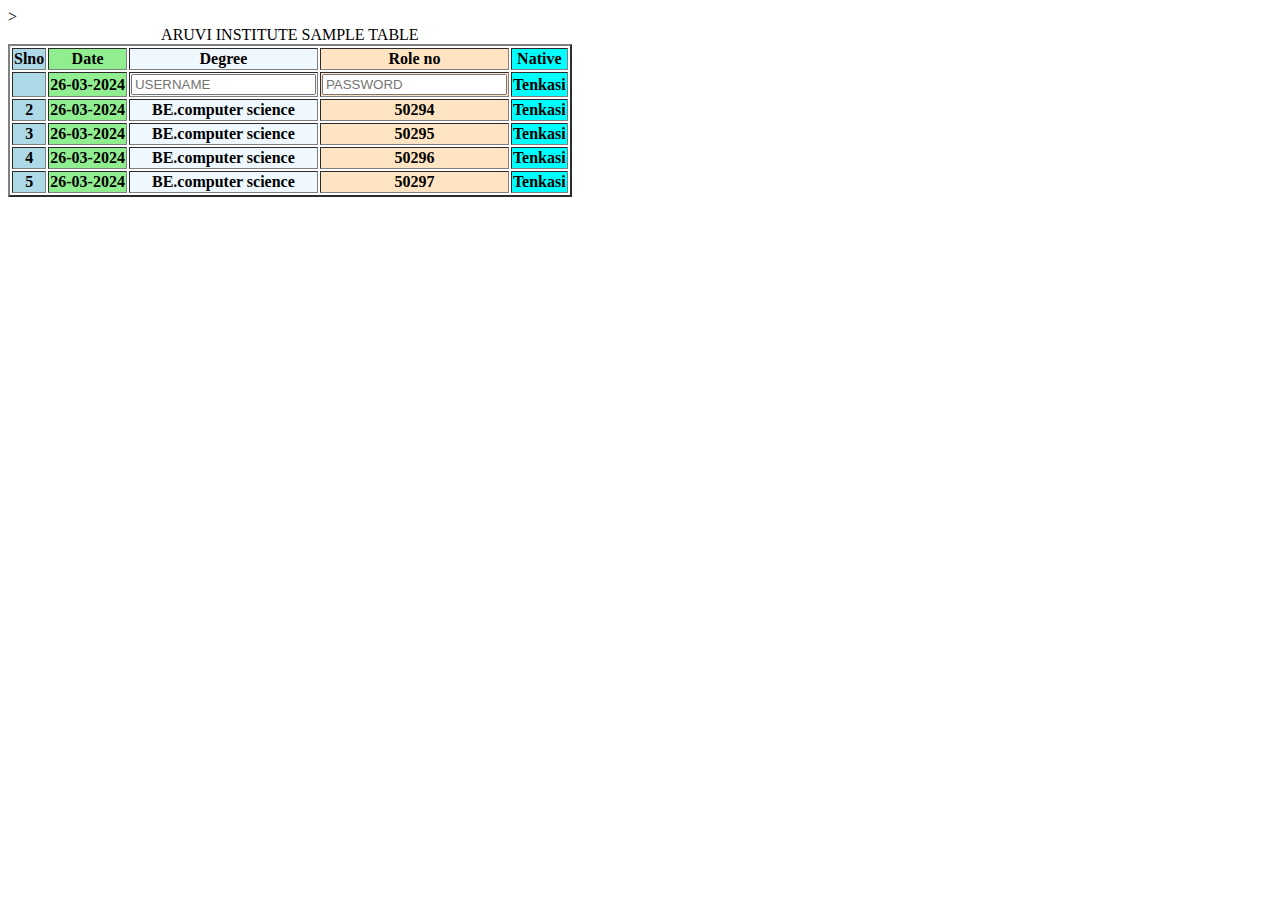
<file: CSS PROJECT/index.html>
<!DOCTYPE html>
<html lang="en">
<head>
    <meta charset="UTF-8">
    <meta name="viewport" content="width=device-width, initial-scale=1.0">
    <title>index</title>
</head>
<body >
    <table border="2">
        <caption>ARUVI INSTITUTE SAMPLE TABLE</caption>
        <colgroup >
            <col style="background-color: lightblue;">
            <col style="background-color: lightgreen;">
            <col style="background-color: aliceblue;">
            <col style="background-color: bisque;">
            <col style="background-color: aqua;">
        </colgroup>
        <thead>
            <tr>
                <th>Slno</th>
                <th>Date</th>
                <th>Degree</th>
                <th>Role no</th>
                <th>Native</th>
            </tr>
        </thead>
        <tbody>
            <tr>
                <th></th>
                <th>26-03-2024</th>
                <th>
                    <label></label>
                    <input type="text" placeholder="USERNAME">
                 </th>
                <th>
                    <label><input type="text" placeholder="PASSWORD"></label></th>
                <th>Tenkasi</th>
            </tr>
        </tbody>
        <tbody>
              <tr>> 
                 <th>2</th>
                <th>26-03-2024</th>
                <th>BE.computer science</th>
                <th>50294</th>
                <th>Tenkasi</th>
              </tr>
        </tbody>
        <tbody>
            <th>3</th>
            <th>26-03-2024</th>
            <th>BE.computer science</th>
            <th>50295</th>
            <th>Tenkasi</th>
    </tbody>
    <tbody>
        <th>4</th>
        <th>26-03-2024</th>
        <th>BE.computer science</th>
        <th>50296</th>
        <th>Tenkasi</th>
</tbody>
<tbody>
    <th>5</th>
    <th>26-03-2024</th>
    <th>BE.computer science</th>
    <th>50297</th>
    <th>Tenkasi</th>
</tbody>
    </table><br><br>
</table>




   
    
</body>
</html>
</file>
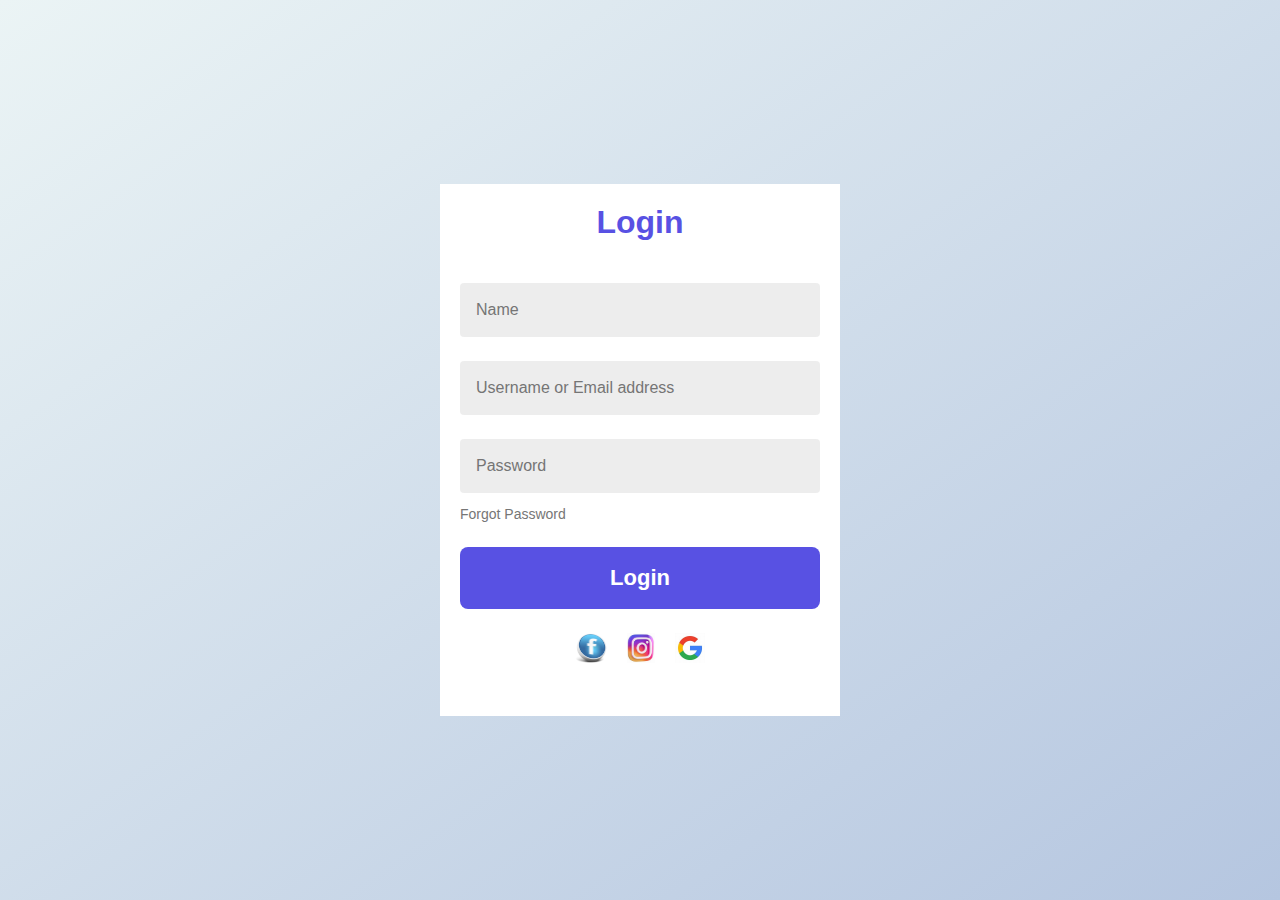
<file: LOGIN-SIGNUP FORM/index.html>
<!DOCTYPE html>
<html lang="en">
<head>
    <meta charset="UTF-8">
    <meta name="viewport" content="width=device-width, initial-scale=1.0">
    <title>LOGIN PAGE</title>
    <link rel="stylesheet" href="style.css">
</head>
<body>
   <div class="container">
    <div class="loginbox">
        <header>
            <h1>Login</h1>
        </header>
        
        <form action="login" >
       <input type="text" placeholder="Name">
        <input type="email" placeholder="Username or Email address">
        
        <input type="text" placeholder="Password">

        <a href="forgot Password"> Forgot Password</a>
  
        <input type="button" value="Login">
        <div class="link">
            <a href="#"><img src="img&video/img2.png" alt=""></a>
            <a href="#"><img src="img&video/img3.jpeg" alt=""></a>
            <a href="#"><img src="img&video/img4.jpeg" alt=""></a>
        </div>


       
        </form>
    </div>
   </div>
   
    
</body>
</html>
</file>
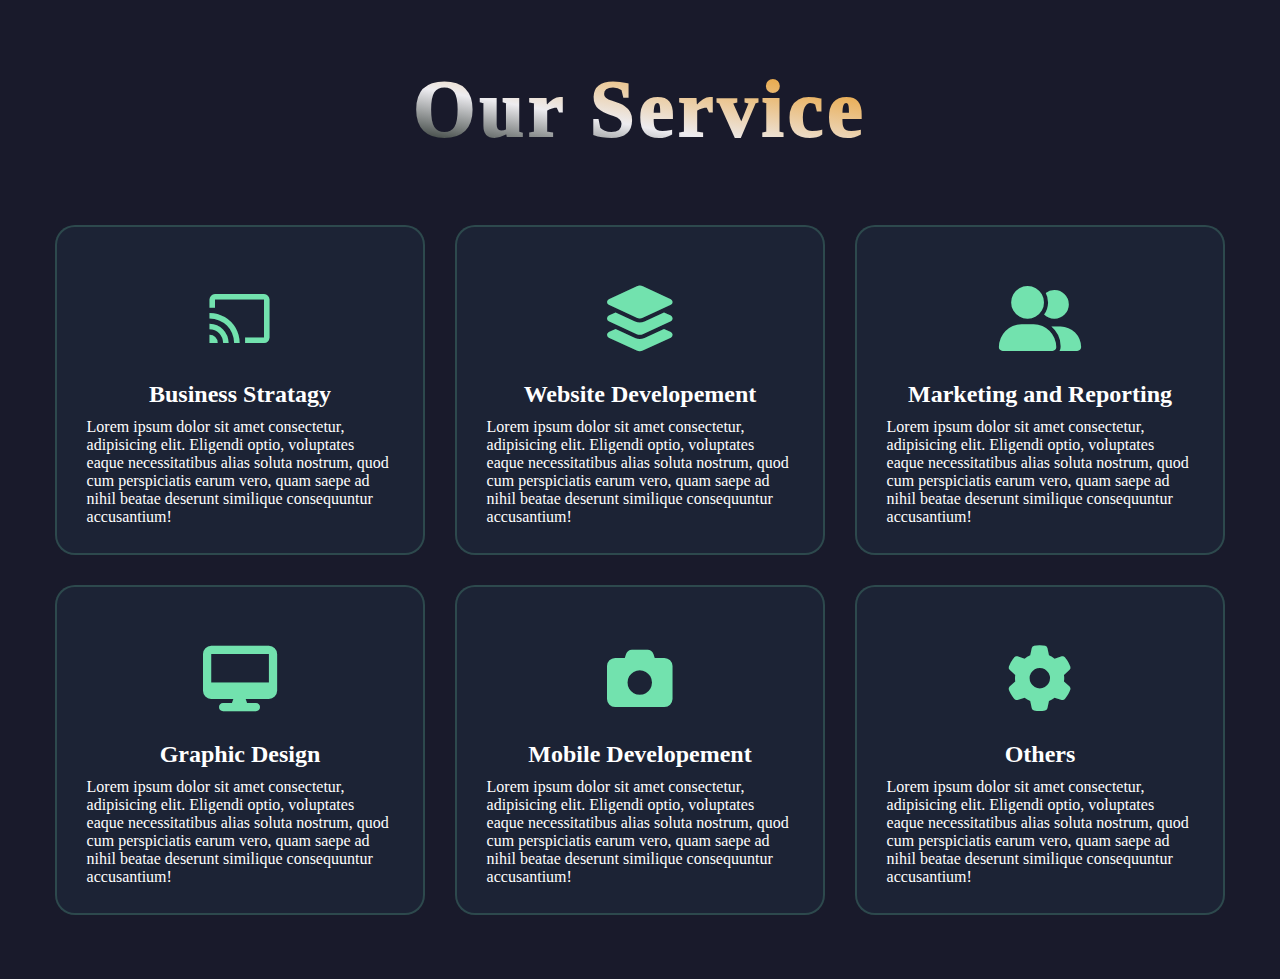
<file: Responsive Service Section/index.html>
<!DOCTYPE html>
<html lang="en">
<head>
    <meta charset="UTF-8">
    <meta name="viewport" content="width=device-width, initial-scale=1.0">
    <title>Responsive Service Section </title>
    <link rel="stylesheet" href="style.css">
    <link rel="stylesheet" href="https://cdnjs.cloudflare.com/ajax/libs/font-awesome/6.5.2/css/all.min.css">
</head>
<body>
    <div class="container">
        
        <div class="service-wrapper">
            
            <div class="service">
                
                <h1>Our Service</h1>    
                <div class="cards">
                    <div class="card">
                        <i class="fa-brands fa-chromecast"></i>
                        <h2>Business Stratagy</h2>
                        <p>Lorem ipsum dolor sit amet consectetur, adipisicing elit. Eligendi optio, voluptates eaque necessitatibus alias soluta nostrum, quod cum perspiciatis earum vero, 
                            quam saepe ad nihil beatae deserunt similique consequuntur accusantium!</p>
                    </div>
                    <div class="card">
                        <i class="fa-solid fa-layer-group"></i>
                        <h2>Website Developement</h2>
                        <p>Lorem ipsum dolor sit amet consectetur, adipisicing elit. Eligendi optio, voluptates eaque necessitatibus alias soluta nostrum, quod cum perspiciatis earum vero, 
                            quam saepe ad nihil beatae deserunt similique consequuntur accusantium!</p>
                    </div>
                    <div class="card">
                        <i class="fa-solid fa-user-group"></i>
                        <h2>Marketing and Reporting</h2>
                        <p>Lorem ipsum dolor sit amet consectetur, adipisicing elit. Eligendi optio, voluptates eaque necessitatibus alias soluta nostrum, quod cum perspiciatis earum vero, 
                            quam saepe ad nihil beatae deserunt similique consequuntur accusantium!</p>
                    </div>
                    <div class="card">
                        <i class="fa-solid fa-desktop"></i>
                        <h2>Graphic Design</h2>
                        <p>Lorem ipsum dolor sit amet consectetur, adipisicing elit. Eligendi optio, voluptates eaque necessitatibus alias soluta nostrum, quod cum perspiciatis earum vero, 
                            quam saepe ad nihil beatae deserunt similique consequuntur accusantium!</p>
                    </div>
                    <div class="card">
                        <i class="fa-solid fa-camera"></i>
                        <h2>Mobile Developement</h2>
                        <p>Lorem ipsum dolor sit amet consectetur, adipisicing elit. Eligendi optio, voluptates eaque necessitatibus alias soluta nostrum, quod cum perspiciatis earum vero, 
                            quam saepe ad nihil beatae deserunt similique consequuntur accusantium!</p>
                    </div>
                    <div class="card">
                        <i class="fa-solid fa-gear"></i>
                        <h2>Others</h2>
                        <p>Lorem ipsum dolor sit amet consectetur, adipisicing elit. Eligendi optio, voluptates eaque necessitatibus alias soluta nostrum, quod cum perspiciatis earum vero, 
                            quam saepe ad nihil beatae deserunt similique consequuntur accusantium!</p>
                    </div>

                </div>
            </div>
        </div>
    </div>
</body>
</html>
</file>
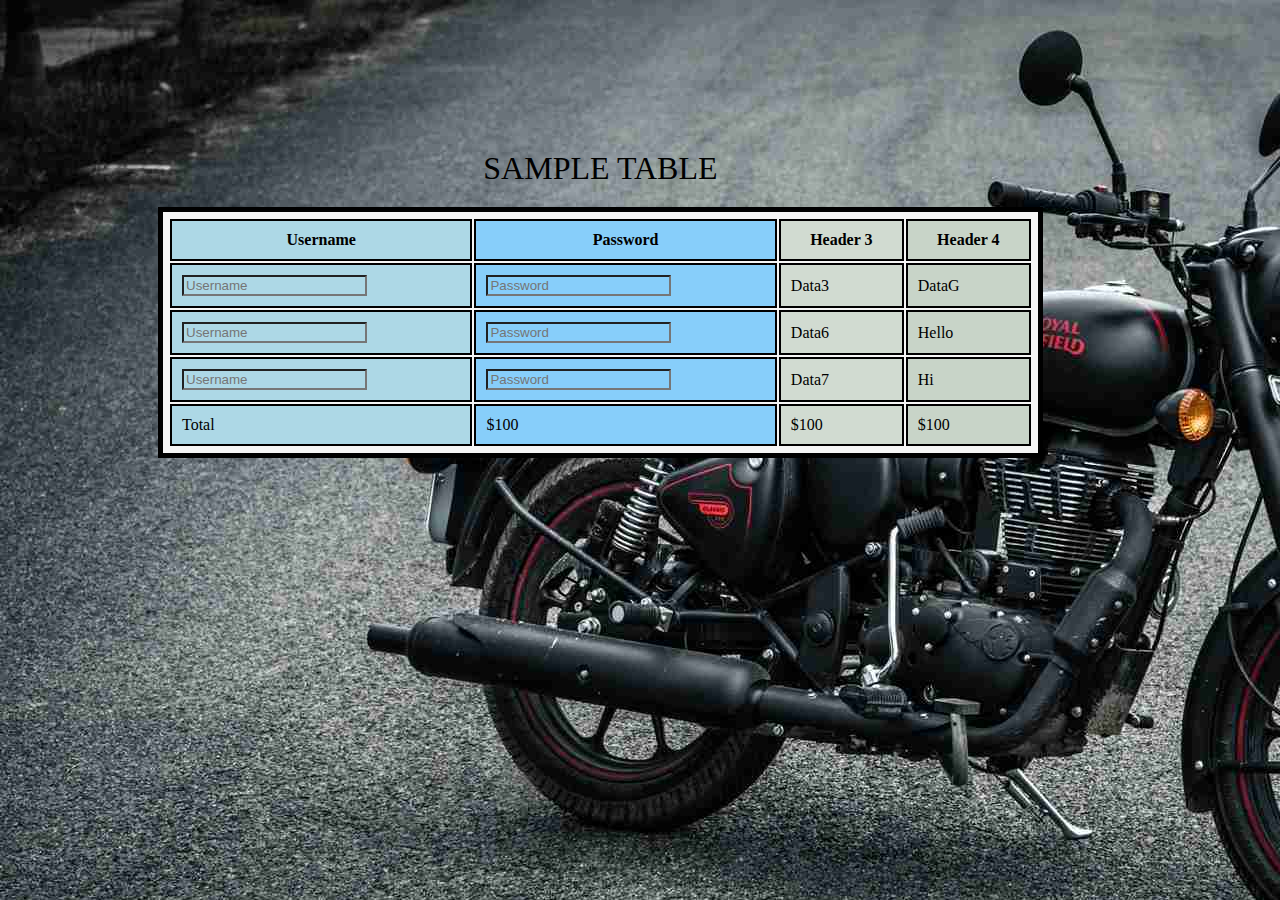
<file: SAMPLE TABLE/index.html>
<!DOCTYPE html>
<html lang="en">
<head>
    <meta charset="UTF-8">
    <meta name="viewport" content="width=device-width, initial-scale=1.0">
    <title>SAMPLE TABLE</title>
    <link rel="icon" href="icon/favicon1-16x16.png">
</head>
<body style="background-image: url(Royal-Enfield-Classic-350-BS6-Stealth-Black-HD-wallpapers-8.jpg);">
    <style>
        table{
            border-style: solid;
            border-width: 5px;
            border-color: black;
            margin: 150px;
            padding: 5px;
            width: 70%;
            background-color: whitesmoke;
            box-shadow: rgba(255,255,255,1.8);

        }
        caption{
            margin-bottom: 20px;
            font-size: xx-large;
            font: optional;
            
        }
    </style>
  

     
    <table>
        <caption>
            SAMPLE TABLE
        </caption>
        <colgroup>
            <col style="background-color: lightblue;">
            <col style="background-color: lightskyblue;">
            <col style="background-color: rgb(209, 219, 209);">
            <col style="background-color: rgb(200, 212, 200);">
        </colgroup>
        <style>
            th{
                padding: 10px;
                border-style: solid;
                border-width: 2px;
                border-color: black;
                }
        </style>
        <style>
            td{
                padding: 10px;
                border-style: solid;
                border-width: 2px;
                border-color: black;
                }
        </style>
        <style>
            form{
                border: 5px;
                border-color: red;
            }
        </style>
        <form >
            <thead>
                <tr>
                    <th>Username</th>
                    <th>Password</th>
                    <th>Header 3</th>
                    <th>Header 4</th>

                </tr>
            </thead>
            <tbody>
                <tr>
                    <td ><input type="text"style="background-color: lightblue;" placeholder="Username"></td>
                    <td ><input type="text" style="background-color: lightskyblue;" placeholder="Password"></td>
                    <td>Data3</td>
                    <td>DataG</td>
                </tr>
                <tr>
                    <td><input type="text" style="background-color: lightblue;" placeholder="Username"></td></td>
                    <td><input type="text" style="background-color: lightskyblue;" placeholder="Password"></td></td>
                    <td>Data6</td>
                    <td>Hello</td>
                </tr>
                <tr>
                    <td><input type="text"style="background-color: lightblue;" placeholder="Username"></td></td>
                    <td><input type="text" style="background-color: lightskyblue;" placeholder="Password"></td></td>
                    <td>Data7</td>
                    <td>Hi</td>
                </tr>
                <tr>
                    <td>Total</td>
                    <td>$100</td>
                    <td>$100</td>
                    <td>$100</td>
                </tr>
            </tbody>
        </form>
    </table>
    
</body>
</html>
</file>
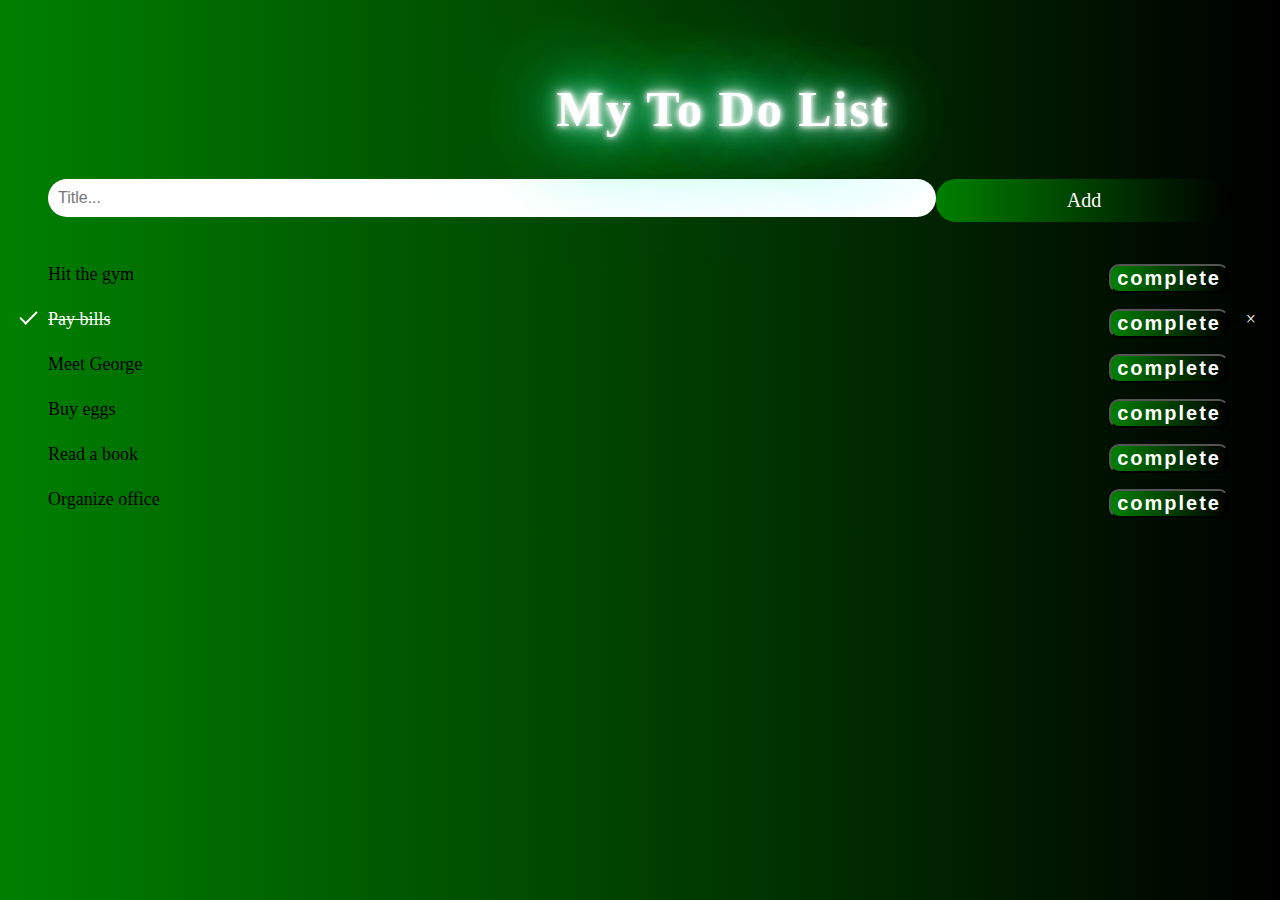
<file: todolist file/index.html>
<!DOCTYPE html>
<html lang="en">

<head>
  <meta charset="UTF-8">
  <meta name="viewport" content="width=device-width, initial-scale=1.0">
  <title>Document</title>
  <link rel="stylesheet" href="todolist.css">
</head>

<body>
  
  <div id="myDIV" class="header">
    <h2>My To Do List</h2>
    <input type="text" id="myInput" placeholder="Title...">
    <span onclick="newElement()" class="addBtn">Add</span>
  </div>

  <ul id="myUL">
   
    <li>Hit the gym <button>complete</button></li>
    </li>
    <li class="checked">Pay bills <button>complete</button></li>
    <li>Meet George <button>complete</button></li>
    </li>
    <li>Buy eggs <button>complete</button></li>
    </li>
    <li>Read a book <button>complete</button></li>
    </li>
    <li>Organize office <button>complete</button></li>
    </li>
  </ul>


  <script src="todolist.js"></script>
</body>

</html>
</file>
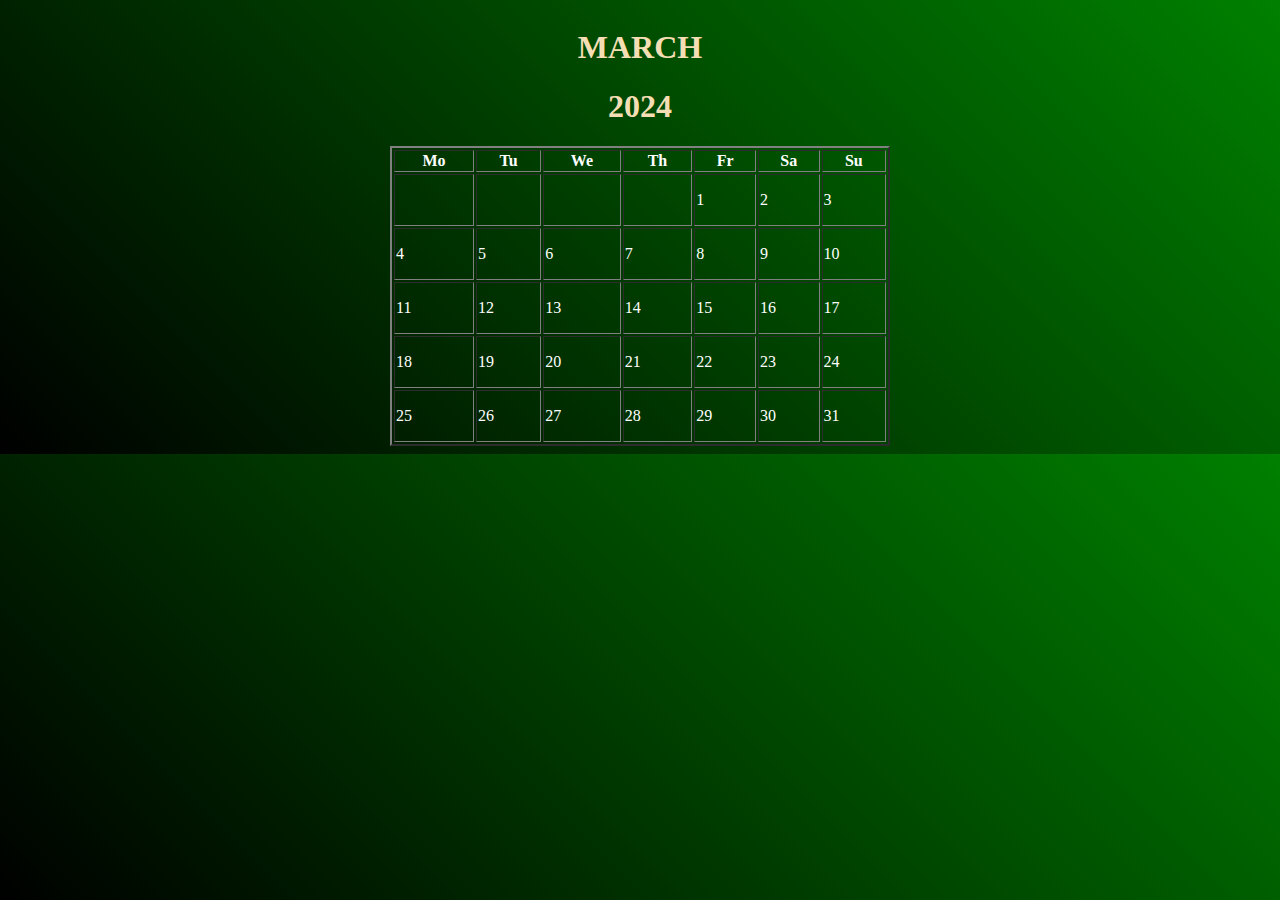
<file: CSS PROJECT/calendars.html>
<!DOCTYPE html>
<html lang="en">
<head>
    <meta charset="UTF-8">
    <meta name="viewport" content="width=device-width, initial-scale=1.0">
    <title>Document</title>
    
</head>
<style>
    body{
       background: linear-gradient(45deg,black,green);
        
    }
</style>
<body>
    
    <style>
        caption.hover{
            background-color: rgb(19, 19, 13);
            
        }
    </style>
    <style>
       table{
        
        color: white;
       }
    </style>
    <style>
        th{
            box-shadow: -8px,-8px,-15px rgba(255,255,255);

        }
        .leave.hover{
            background-color: red;

        }
    </style>
    <table border="2" align="center"  width="500px" height="300px" >
        <caption><h1 style="color: wheat;">MARCH</h1>
        <h1 style="color: wheat;">2024</h1></caption>
        <colgroup>
            <col >
            <col >
            <col >
            <col >
            <col >
            <col >
            <col >
        </colgroup>
        <style>
            th:hover {
                
                border-color: rgb(15, 36, 218);
                border-width: 8px;
                }
        </style>

        <thead>
            <tr>
                
                <th>Mo</th>
                <th>Tu</th>
                <th>We</th>
                <th>Th</th>
                <th>Fr</th>
                <th>Sa</th>
                <th>Su</th>

            </tr>
        </thead>
        
        <style>
            td:hover {
                
                border: rgb(15, 36, 218);
                border-width: 10px;
                }
        </style>

        <tbody>
            <tr>
                <td></td>
                <td></td>
                <td></td>
                <td></td>
                <td>1</td>
                <td>2</td>
                <td class="leave">3</td>
            </tr>
            <tr>
                <td>4</td>
                <td>5</td>
                <td>6</td>
                <td>7</td>
                <td>8</td>
                <td>9</td>
                <td>10</td>
            </tr>
            <tr>
                <td>11</td>
                <td>12</td>
                <td>13</td>
                <td>14</td>
                <td>15</td>
                <td>16</td>
                <td>17</td>
            </tr>
            <tr>
                <td>18</td>
                <td>19</td>
                <td>20</td>
                <td>21</td>
                <td>22</td>
                <td>23</td>
                <td>24</td>
            </tr>
            <tr>
                <td>25</td>
                <td>26</td>
                <td>27</td>
                <td>28</td>
                <td>29</td>
                <td>30</td>
                <td>31</td>
            </tr>
        </tbody>

   </table> 
  
   
   
   
    
</body>
</html>
</file>
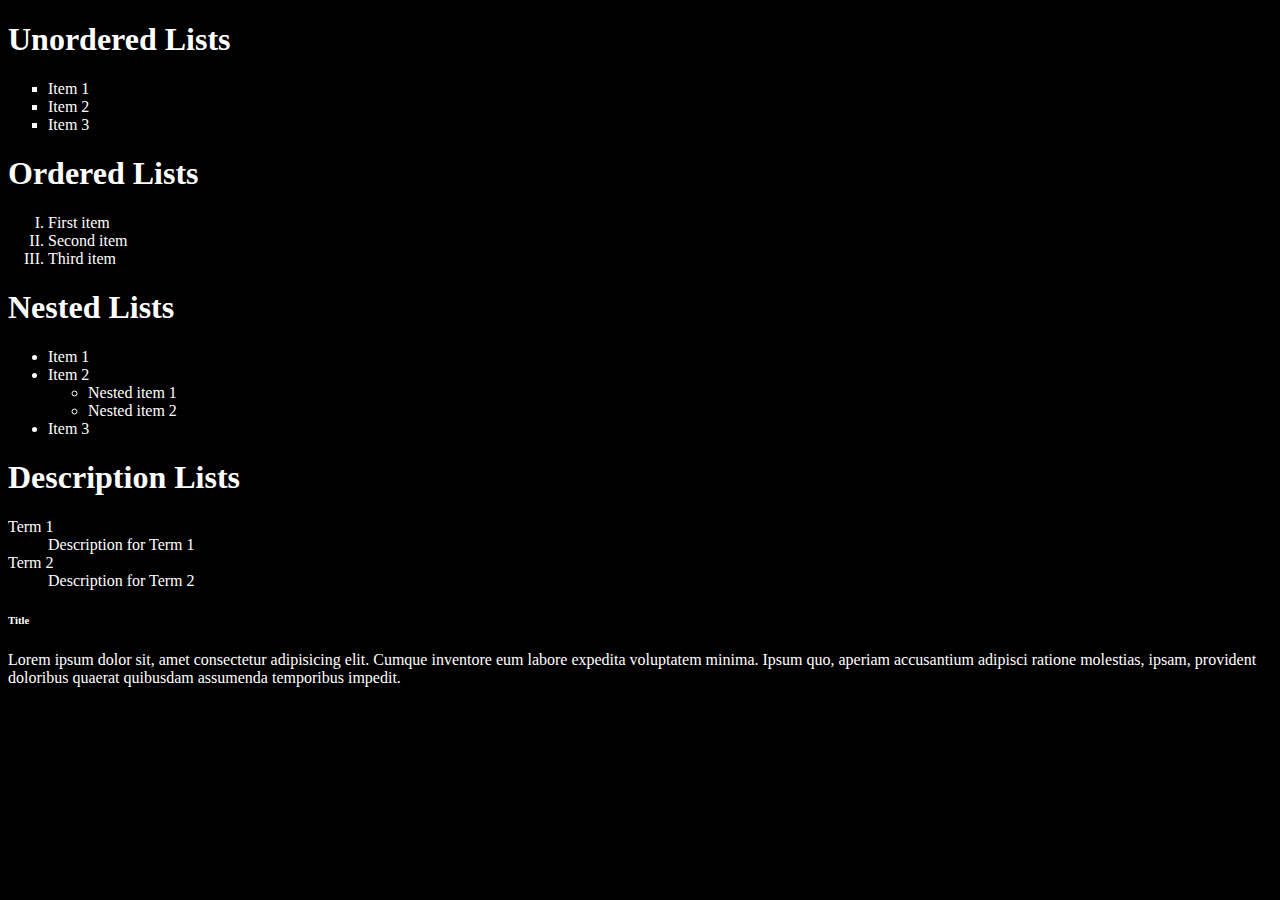
<file: CSS PROJECT/index1.html>
<!DOCTYPE html>
<html lang="en">

<head>
    <meta charset="UTF-8">
    <meta name="viewport" content="width=device-width, initial-scale=1.0">
    <title>Lists</title>
</head>
<style>
    body{
        background-color: black;
        color: white;
    }
</style>
<body>
    <!-- Unordered Lists -->
    <h1> Unordered Lists</h1>
    <ul style="list-style-type: square;">
        <li>Item 1</li>
        <li>Item 2</li>
        <li>Item 3</li>
    </ul>
    <!-- Ordered Lists -->
    <h1> Ordered Lists</h1>
    <ol style="list-style-type: upper-roman;">
        <li>First item</li>
        <li>Second item</li>
        <li>Third item</li>
    </ol>
    <!-- Nested Lists -->
    <h1> Nested Lists</h1>
    <ul>
        <li>Item 1</li>
        <li>Item 2
            <ul>
                <li>Nested item 1</li>
                <li>Nested item 2</li>
            </ul>
        </li>
        <li>Item 3</li>
    </ul>
    <!-- Description Lists -->
    <h1> Description Lists</h1>
    <dl>
        <dt>Term 1</dt>
        <dd>Description for Term 1</dd>
        <dt>Term 2</dt>
        <dd>Description for Term 2</dd>
    </dl>
    <h6>Title</h6>
    <p style="t">Lorem ipsum dolor sit, amet consectetur adipisicing elit. Cumque inventore eum labore expedita voluptatem minima. Ipsum quo, aperiam accusantium adipisci ratione molestias, 
        ipsam, provident doloribus quaerat quibusdam assumenda temporibus impedit.</p>
</body>

</html>
</file>
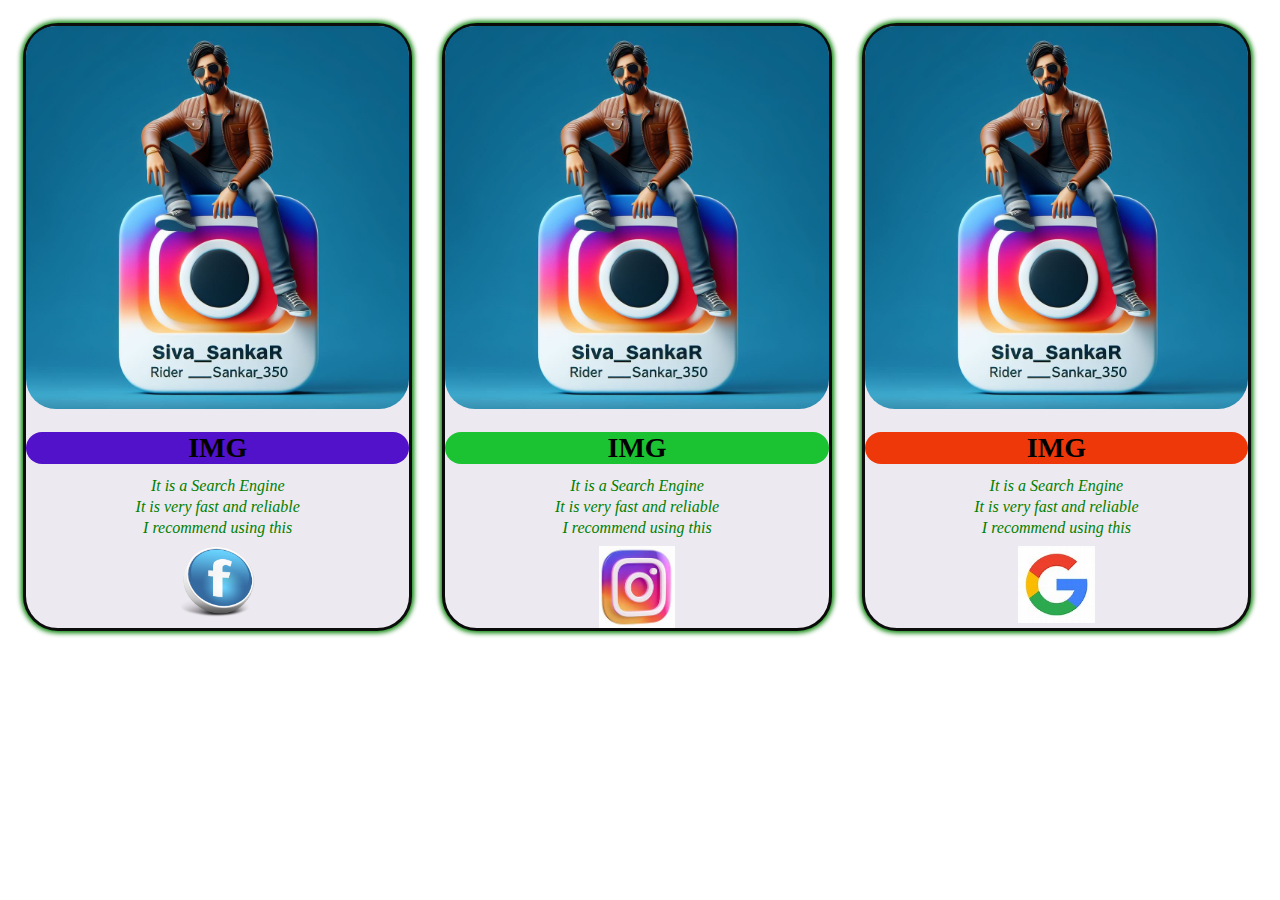
<file: CSS PROJECT/listCards.html>
<!DOCTYPE html>
<html lang="en">
<head>
    <meta charset="UTF-8">
    <meta name="viewport" content="width=device-width, initial-scale=1.0">
    <title>Document</title>
</head>
<style>
    .greenTre{
        color: green;
        font-family: cursive;
        transition: 0.4s ease-in-out;
    }
    .greenTre:hover{
        color: red;
        font-size: 30px;
        cursor: pointer;
    }
    .row{
        display: flex;
        flex-wrap: wrap;
        
        
    }
    .className{
        
        width: 30.33%;
        min-height: 150px;
        border-radius: 35px;
        margin: 15px;
        box-shadow: 0 0 5px 2px;
        background-color: rgb(237, 233, 240);

    }
    h1{
        border-radius: 20px ;
    }
    
    img:hover{
        width: 100%;
        cursor: pointer;
        color: red;
    }

    @media (max-width:900px){
        .className{
            flex: 100%;
            margin: 10px 0px;
        }
    }
 
 
</style>
<body>
    <div class="row">
    <div class="className greenTre"  style="border: 3px rgb(14, 13, 13) solid ;">
    <img src="img2.jpg" width="100%" alt="" style="border-radius: 30px; ">
    <h1 style="background-color: rgb(82, 18, 201); 
            color: black; font-family: fantasy;
            text-align: center; font-size: 28px;">IMG</h1>
    
    <div style="text-align: center; line-height: 5px; font-style: italic;">
    <p>It is a Search Engine</p>
    <p>It is very fast and reliable</p>
    <p>I recommend using this</p>
    <img src="img5 (1).png" alt="" width="20%">
    </div>
    </div>

    <div class="className greenTre" style="border: 3px rgb(10, 10, 10) solid;">
    <img src="img2.jpg" width="100%"  alt="" style="border-radius: 30px;">
    <h1 style="background-color: rgb(27, 194, 49); 
    color: black; font-family: fantasy;
    text-align: center; font-size: 28px;">IMG</h1>
    <div style="text-align: center; line-height: 5px; font-style: italic;">
        <p>It is a Search Engine</p>
        <p>It is very fast and reliable</p>
        <p>I recommend using this</p>
        <img src="img5 (1).jpeg" alt="" width="20%">
        </div>
    
    </div>


    <div class="className greenTre" style="border: 3px rgb(13, 14, 13) solid;">
    <img src="img2.jpg" width="100%" alt="" style="border-radius: 30px;">
    <h1 style="background-color: rgb(238, 56, 10); 
    color: black; font-family: fantasy;
    text-align: center; font-size: 28px;">IMG</h1>
    <div style="text-align: center; line-height: 5px; font-style: italic;">
        <p>It is a Search Engine</p>
        <p>It is very fast and reliable</p>
        <p>I recommend using this</p>
        <img src="img5 (2).jpeg" alt="" width="20%">
        </div>
    
    
    </div>
</div>

    
</body>
</html>
</file>
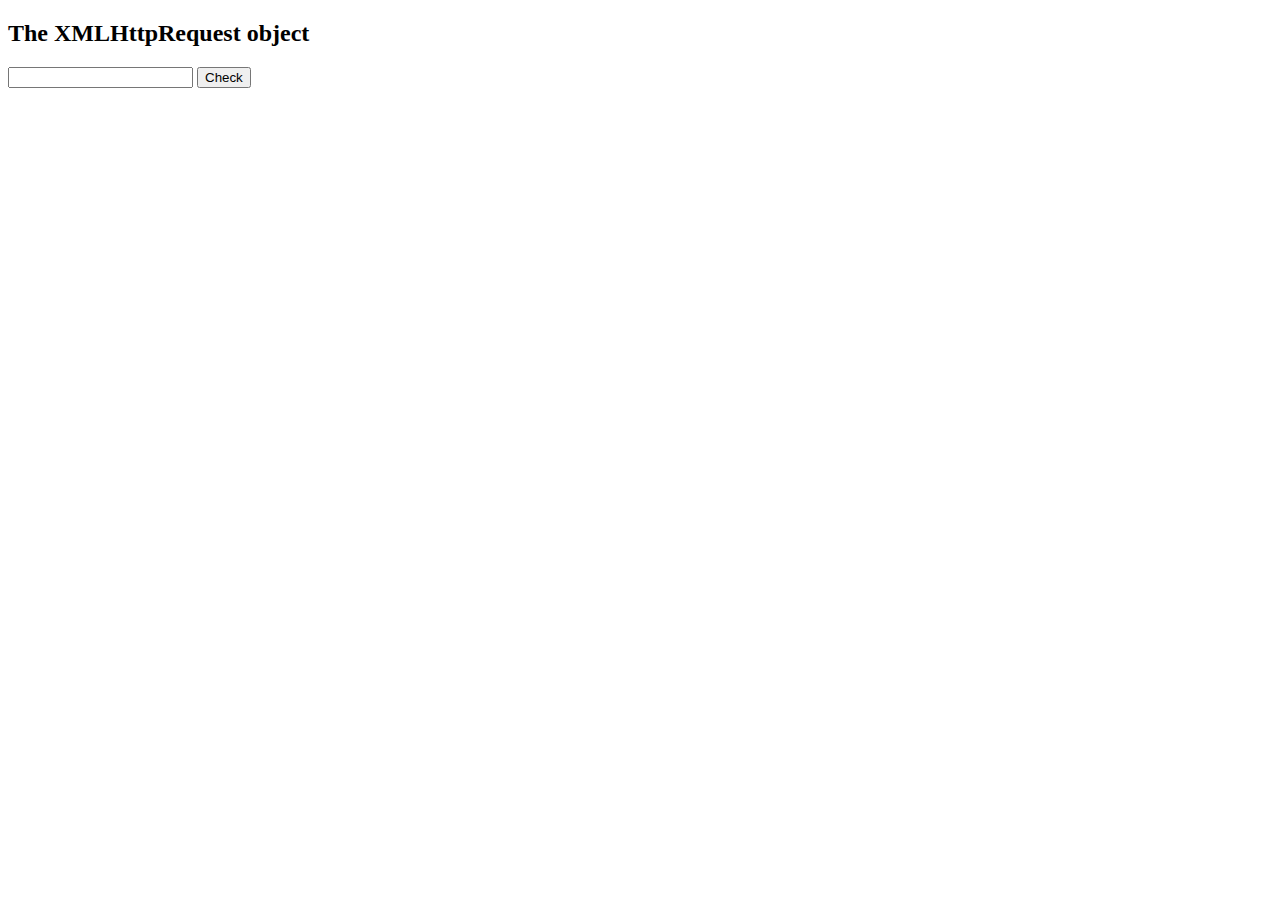
<file: form elements/ajax.html>
<!DOCTYPE html>
<html lang="en">

<head>
    <meta charset="UTF-8">
    <meta name="viewport" content="width=device-width, initial-scale=1.0">
    <title>Document</title>
</head>

<body>
    <div id="demo">
        <h2>The XMLHttpRequest object</h2>
        <input type="text" name="texthere" id="texthere">
        <button type="button" onclick="loadDoc()">Check</button>
    </div>

    <script>
        function loadDoc() {
            const xhttp = new XMLHttpRequest();
            const textHereInput = document.getElementById("texthere").value;
            xhttp.onload = function () {
                if (this.responseText === textHereInput) {
                    document.getElementById("demo").innerHTML = "It is there!";
                }
                else {
                    document.getElementById("demo").innerHTML = "It is not there!";
                }

            }
            xhttp.open("GET", "ajax1.txt");
            xhttp.send();
        }

    </script>

</body>

</html>
</file>
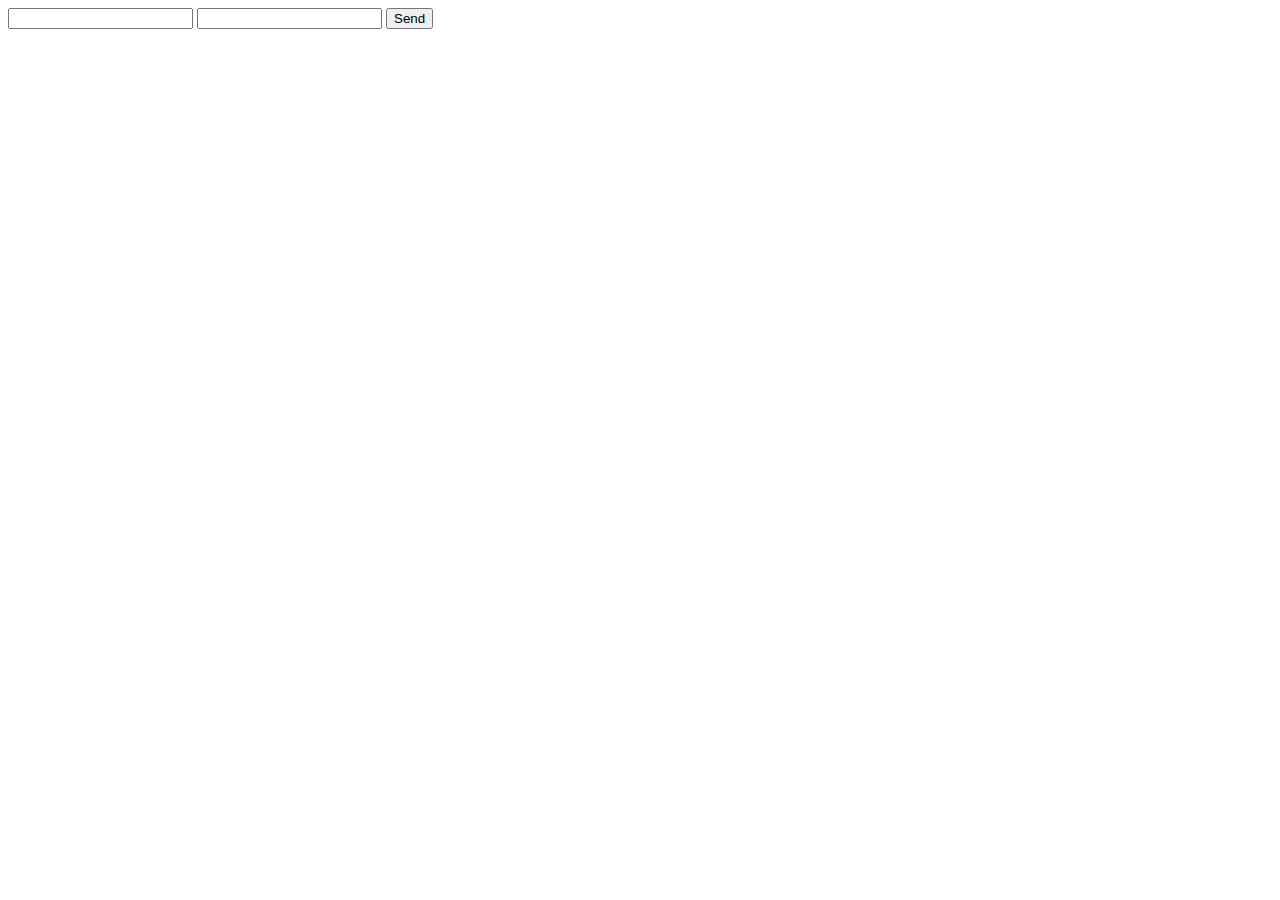
<file: form elements/form.html>
<!DOCTYPE html>
<html lang="en">
<head>
    <meta charset="UTF-8">
    <meta name="viewport" content="width=device-width, initial-scale=1.0">
    <title>Document</title>
</head>
<body>
    <form action="https://formsubmit.co/sivashankarsara@gmail.com" method="POST">
        <input type="text" name="name" required>
        <input type="email" name="email" required>
        <input type="hidden" name="_captcha" value="false">
        <input type="hidden" name="_template" value="table">
        <input type="hidden" name="_next" value="http://127.0.0.1:5500/form.html">    
        <button type="submit">Send</button>
   </form>
</body>
</html>
</file>
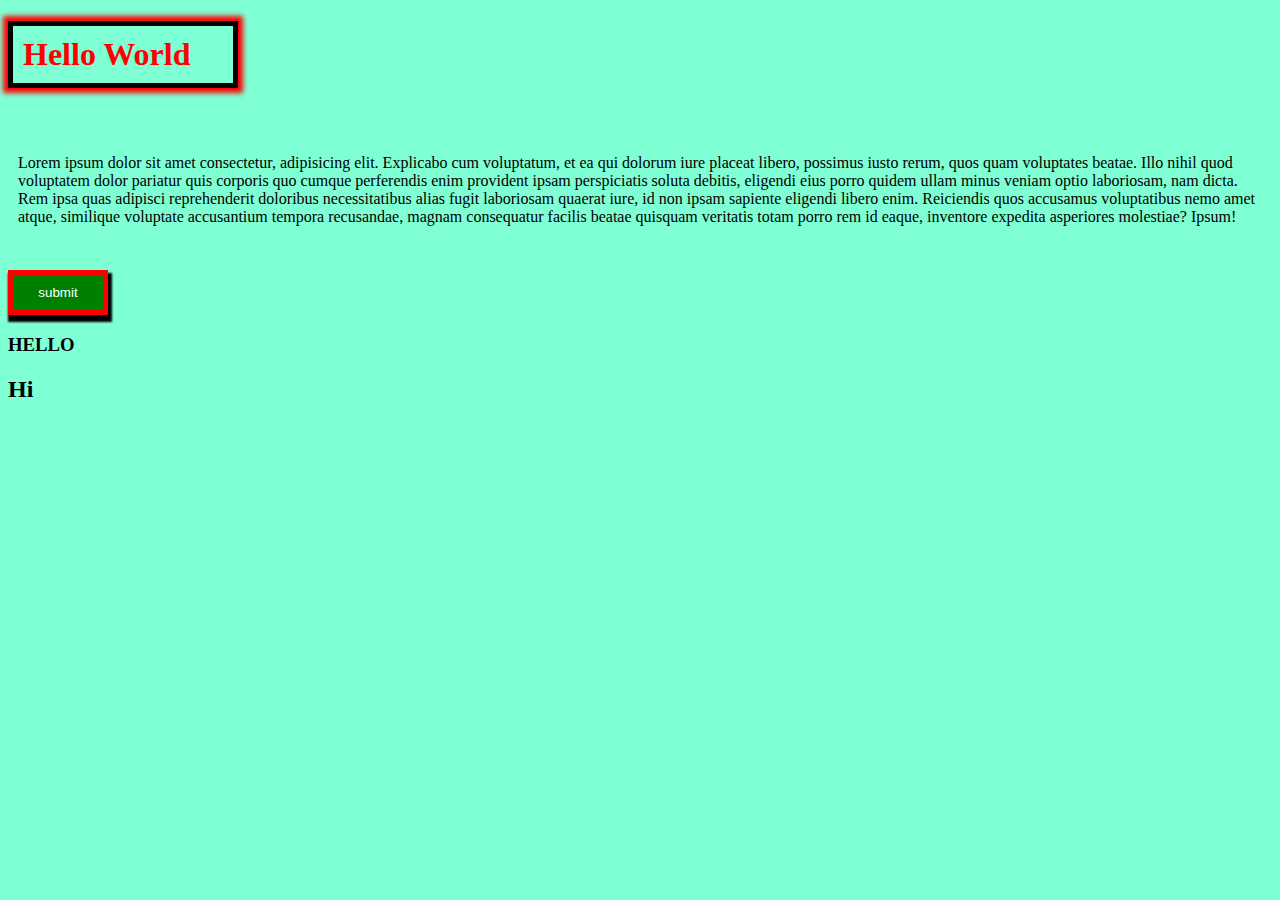
<file: SAMPLE TABLE/internalcss.html>
<!DOCTYPE html>
<html lang="en">
<head>
    <meta charset="UTF-8">
    <meta name="viewport" content="width=device-width, initial-scale=1.0">
    <title>Document</title>
    <link rel="stylesheet" href="style.css">
    
</head>
<style>
    h1{
        color: red;
        border: 5px solid black;
        box-shadow: red 0px 0px 5px 5px;
        width: 200px;
        padding: 10px 10px 10px 10px;
        
        
    }
</style>
<body>
    <div>
    <h1>Hello World</h1>
    <br>
    
    <p>Lorem ipsum dolor sit amet consectetur, adipisicing elit. Explicabo cum voluptatum, et ea qui dolorum iure placeat libero, possimus iusto rerum, quos quam voluptates beatae. Illo nihil quod voluptatem dolor pariatur quis corporis quo cumque perferendis enim provident ipsam perspiciatis soluta debitis, eligendi eius porro quidem ullam minus veniam optio laboriosam, nam dicta. Rem ipsa quas adipisci reprehenderit doloribus necessitatibus alias fugit laboriosam quaerat iure, id non ipsam sapiente eligendi libero enim. Reiciendis quos accusamus voluptatibus nemo amet atque, similique voluptate accusantium tempora recusandae, magnam consequatur facilis beatae quisquam veritatis totam porro rem id eaque, 
        inventore expedita asperiores molestiae? Ipsum!

    </p>
    <marquee behavior="" direction=""> </marquee>
    <button style="background-color: green; width: 100px; padding: 10px; border: 5px red solid; color: white; box-shadow:black 2px 5px 2px 2px;" >submit</button>
</div>
<div>
    <h3>HELLO</h3>
    <h2>Hi</h2>
</div>

    
</body>
</html>
</file>
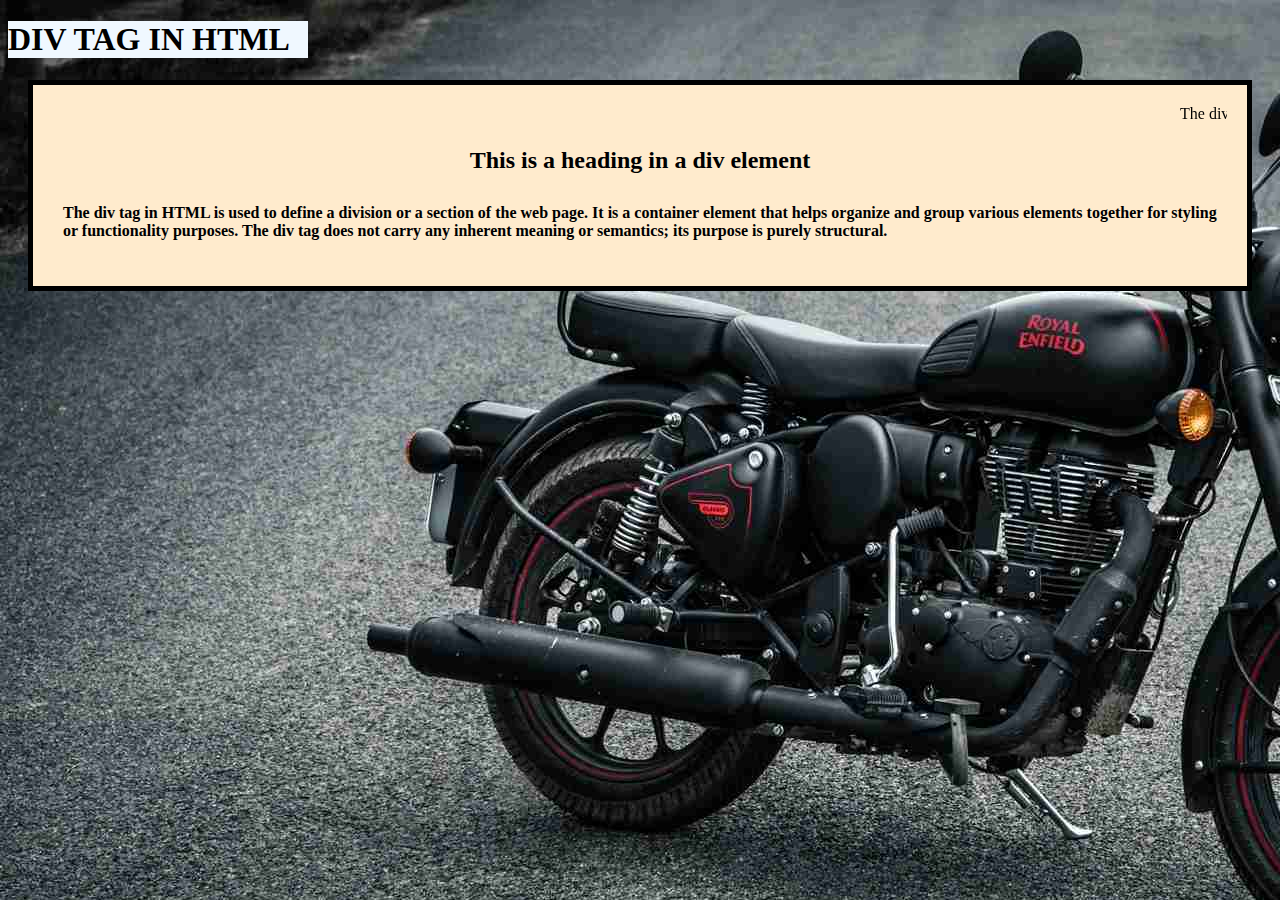
<file: SAMPLE TABLE/sample1.html>
<!DOCTYPE html>
<html lang="en">
<head>
    <meta charset="UTF-8">
    <meta name="viewport" content="width=device-width, initial-scale=1.0">
    <title>DIV1.HTML</title>
    <link rel="stylesheet" href="style.css">
</head>
<style>
    div{
        border-style: solid;
        border-width: 5px;
        border-color: black;
        padding: 20px;
        margin: 20px;
        background-color: blanchedalmond;
}
h1{

     width: 300px;
}

</style>
<body style="background-image: url(Royal-Enfield-Classic-350-BS6-Stealth-Black-HD-wallpapers-8.jpg);">
    <h1 style="background-color: aliceblue;">DIV TAG IN HTML</h1>
    <div class="div">
        <marquee behavior="" direction="left" >The div tag in HTML is used to define a division </marquee>
        <h2 align="center">This is a heading in a div element</h2>
        <p><b>The div tag in HTML is used to define a division or a section of the web page. It is a container element that helps organize and group various elements together for styling or functionality purposes. 
            The div tag does not carry any inherent meaning or semantics; its purpose is purely structural. </b></p>
    </div>
    
</body>
</html>
</file>
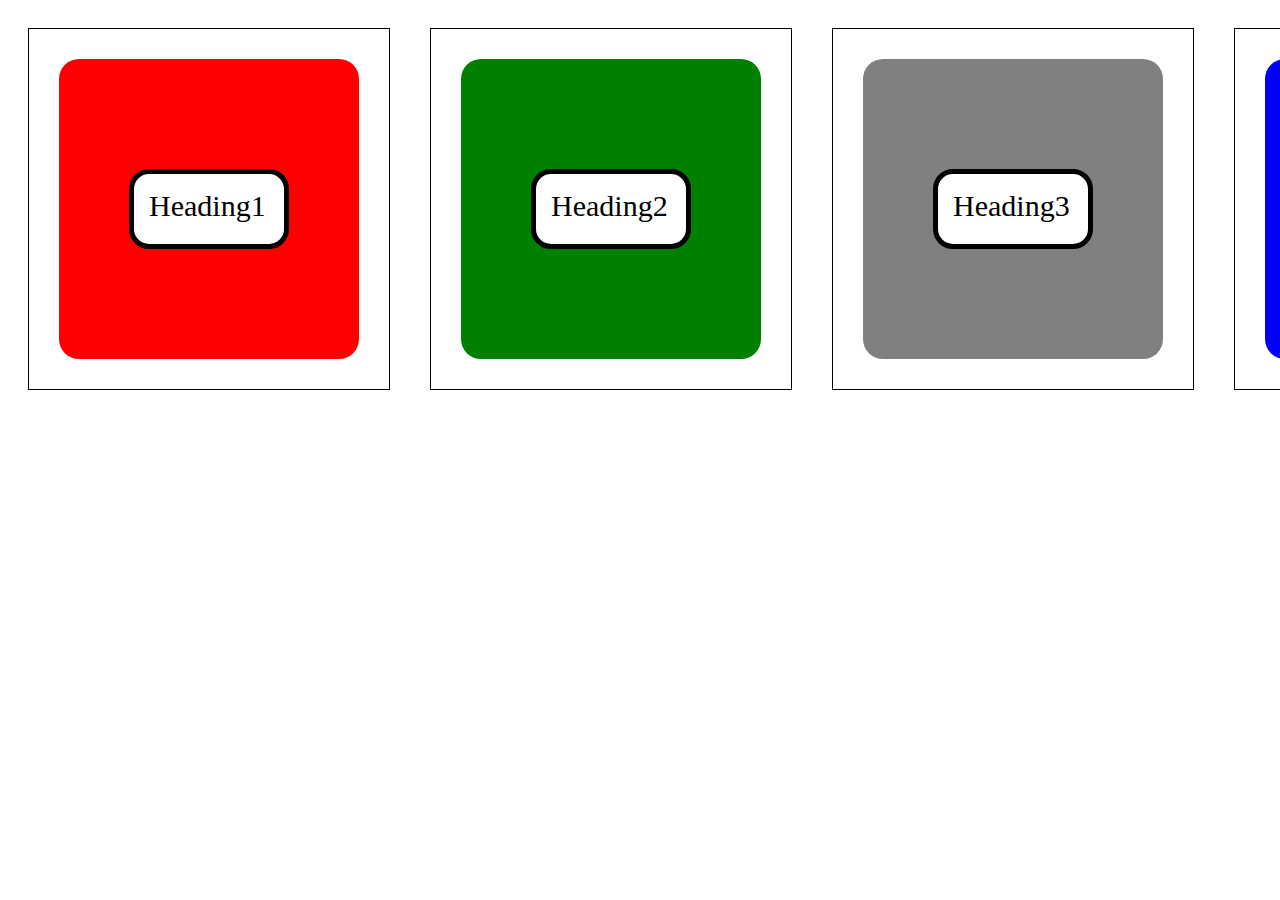
<file: Square set/square.html>
<!DOCTYPE html>
<html lang="en">

<head>
    <meta charset="UTF-8" />
    <meta name="viewport" content="width=device-width, initial-scale=1.0" />
    <title>Square set in JS</title>
</head>

<body>
    <script>
        // Container Creation and its style
        let container = document.createElement("div");
        container.id = "container";
        container.style.display = "flex";
        container.style.height = "100%";
        container.style.width = "100%";
        document.querySelector("body").appendChild(container);
        let color = ["red", "green", "gray", "blue", "gray"];

        for (i = 0; i < color.length; i++) {
            // Column Creation
            let column = document.createElement("div");
            column.className = "column";
            container.appendChild(column);
            column.style.height = "300px";
            column.style.width = "33.33%";
            column.style.border = "1px solid black";
            column.style.margin = "20px 20px";
            column.style.padding = "30px";
    
            // Background color Creation
            let content = document.createElement("div");
            content.className = "content";
            column.appendChild(content);
            // Heading Creation
            let para = document.createElement("p");
            content.appendChild(para);
            para.innerHTML = "Heading" + (i + 1);
            // Heading Style
            para.style.height = "40px";
            para.style.width = "120px";
            para.style.fontSize = "30px";
            para.style.backgroundColor ="white"
            para.style.margin = "70px";
            para.style.padding = "15px";
            para.style.borderRadius = "20px";
            para.style.border = "5px solid black"
            // Background Color style
            content.style.height = "100%";
            content.style.width = "100%";
            content.style.borderRadius = "20px";
            content.style.alignContent = "center";
            content.style.backgroundColor = color[i];
        }
    </script>
    
</body>

</html>
</file>
<file: LOGIN-SIGNUP FORM/style.css>
*{
    margin: 0;
    padding: 0;
    box-sizing: border-box;
    font-family: sans-serif;
}
.container{
    width:100%;
    height: 100vh;
    background: linear-gradient(to right bottom,#ebf4f5,#b5c6e0);
    display: flex;
    justify-content: center;
    align-items: center;
}

.loginbox{
    width: 50%;
    max-width: 400px;
    border: 8px;
    background-color: #ffffff;
    padding: 20px 20px;
    margin-inline: 20px;
}

.loginbox header h1{
    text-align: center;
    color: #5851e3;

}

.loginbox form{
    margin-block: 30px;
}

input{
    width: 100%;
    padding: 18px 16px;
    outline: none;
    border: none;
    border-radius: 4px;
    background-color: #a3a3a331;
    font-size: 16px;
    margin: 12px 0;
}

a{
    text-decoration: none;
    color: #767676;
    font-size: 14px;
}
input[type="button"]{
    margin-block: 24px;
    background-color: #5851e3;
    font-size: 22px;
    font-weight: 700;
    border-radius: 8px;
    cursor: pointer;
    transition: .04s;
    color: #ffffff;
}
input[type="button"]:hover{
    background-color: #10449a;
}

.link{
    display: flex;
    justify-content: center;
}

.link a img{
    max-height: 30px;
    margin-inline: 10px;
}
</file>
<file: Responsive Service Section/style.css>
* {
    margin: 0px;
    padding: 0px;
    box-sizing: border-box;
    font-family: poppins;
    color: white;
}

.container {
    min-height: 100vh;
    min-width: 100%;
    background-color: #191a2b;
   

}
.container img{
    min-height: 100vh;
    min-width: 100%;
    display: flex;
}

.service-wrapper {
    padding: 5% 8%;
}

.service {
    display: flex;
    flex-direction: column;
    align-items: center;

}

h1 {
    font-size: 80px;
    color: white;
    -webkit-text-stroke-width: 2px;
    -webkit-text-stroke-color: transparent;
    letter-spacing: 4px;
    font-weight: 700;
    background-color: rgb(4, 52, 83);
    background: linear-gradient(10deg, rgb(1, 12, 6)0%, rgb(237, 236, 240)40%, rgb(231, 142, 8)100%);
    -webkit-background-clip: text;
    -webkit-text-fill-color: transparent;
    position: relative;

}

.cards {
    display: grid;
    grid-template-columns: repeat(3, 1fr);
    gap: 30px;
    margin-top: 70px;
}

.card {
    height: 330px;
    width: 370px;
    background-color: #1c2335;
    padding: 5% 8%;
    border: 2px solid rgba(114, 226, 174, 0.2);
    border-radius: 20px;
    transition: .06s;
    display: flex;
    align-items: center;
    flex-direction: column;
}
.card:hover {
    background: linear-gradient(90deg, #d40442, #f35500);
    transform: translateY(10px);
    transition: 10s;
}

.card:hover i {
    color: rgba(248, 244, 11, 0.932);   
}

.card i {
    color: #72e2ae;
    margin-top: 40px;
    margin-bottom: 20px;
    font-size: 4.1rem;
}

h2 {
    margin: 10px;
}
</file>
<file: todolist file/todolist.css>
/* Include the padding and border in an element's total width and height */
* {
  box-sizing: border-box;
}

body {
  background-image: linear-gradient(90deg,green,black);
}

h2 {
  font-size: 50px;
  letter-spacing: 2px;
  width: 350px;
  margin-left: 500px;
  text-shadow:
      0 0 5px #fff, 
      0 0 10px #fff,
      0 0 21px #fff,
      0 0 42px #0fa,
      0 0 82px #0fa,
      0 0 92px #0fa,
      0 0 102px #0fa,
      0 0 151px #0fa;

}

/* Remove margins and padding from the list */
ul {
  margin: 0;
  padding: 0;
}

/* Style the list items */
ul li {
  cursor: pointer;
  position: relative;
  padding: 12px 8px 12px 40px;
  background:transparent;
  font-size: 18px;
  transition: 0.10s;

  /* make the list items unselectable */
  -webkit-user-select: none;
  -moz-user-select: none;
  -ms-user-select: none;
  user-select: none;
}

/* Set all odd list items to a different color (zebra-stripes) */
ul li:nth-child(odd) {
  background: transparent;
}

/* Darker background-color on hover */
ul li:hover {
  background-image: linear-gradient(90deg,white,black);
  
}

/* When clicked on, add a background color and strike out text */
ul li.checked {
  background:transparent;
  color: #fff;
  text-decoration: line-through;
}

/* Add a "checked" mark when clicked on */
ul li.checked::before {
  content: '';
  position: absolute;
  border-color: #fff;
  border-style: solid;
  border-width: 0 2px 2px 0;
  top: 10px;
  left: 16px;
  transform: rotate(45deg);
  height: 15px;
  width: 7px;
}

/* Style the close button */
.close {
  position: absolute;
  right: 0;
  top: 0;
  padding: 12px 16px 12px 16px;
}

.close:hover {
  background-color: #f44336;
  color: white;
}

/* Style the header */
.header {
  background-color: transparent;
  padding: 30px 40px;
  color: white;
  text-align: center;
}

/* Clear floats after the header */
.header:after {
  content: "";
  display: table;
  clear: both;
}

/* Style the input */
input {
  margin: 0;
  border: none;
  border-radius: 0;
  width: 75%;
  padding: 10px;
  float: left;
  font-size: 16px;
  border-radius: 20px;
  
  
}

/* Style the "Add" button */
.addBtn {
  padding: 10px;
  width: 25%;
 
  color:white;
  float: left;
  text-align: center;
  font-size: 20px;
  cursor: pointer;
  transition: 0.3s;
  border-radius: 20px;
  background-image: linear-gradient(90deg, green, black);
}

.addBtn:hover {
  background-color:white;
  font-size: 25px;
  border-color: black;
  border-radius: 20px;
  
}

ul li button {
  float: right;
  font-size: 20px;
  background-image: linear-gradient(90deg, green, black);
  color: white;
  font-style: normal;
  align-items: center;
  border-radius: 10px;
  letter-spacing: 2px;
  margin-right: 35px;
  font-weight: 800;
  
}

ul li button:hover{
  color: yellowgreen;
</file>
<file: SAMPLE TABLE/style.css>
body{
    background-color: aquamarine;
}
p{
   padding: 10px;
}
</file>
